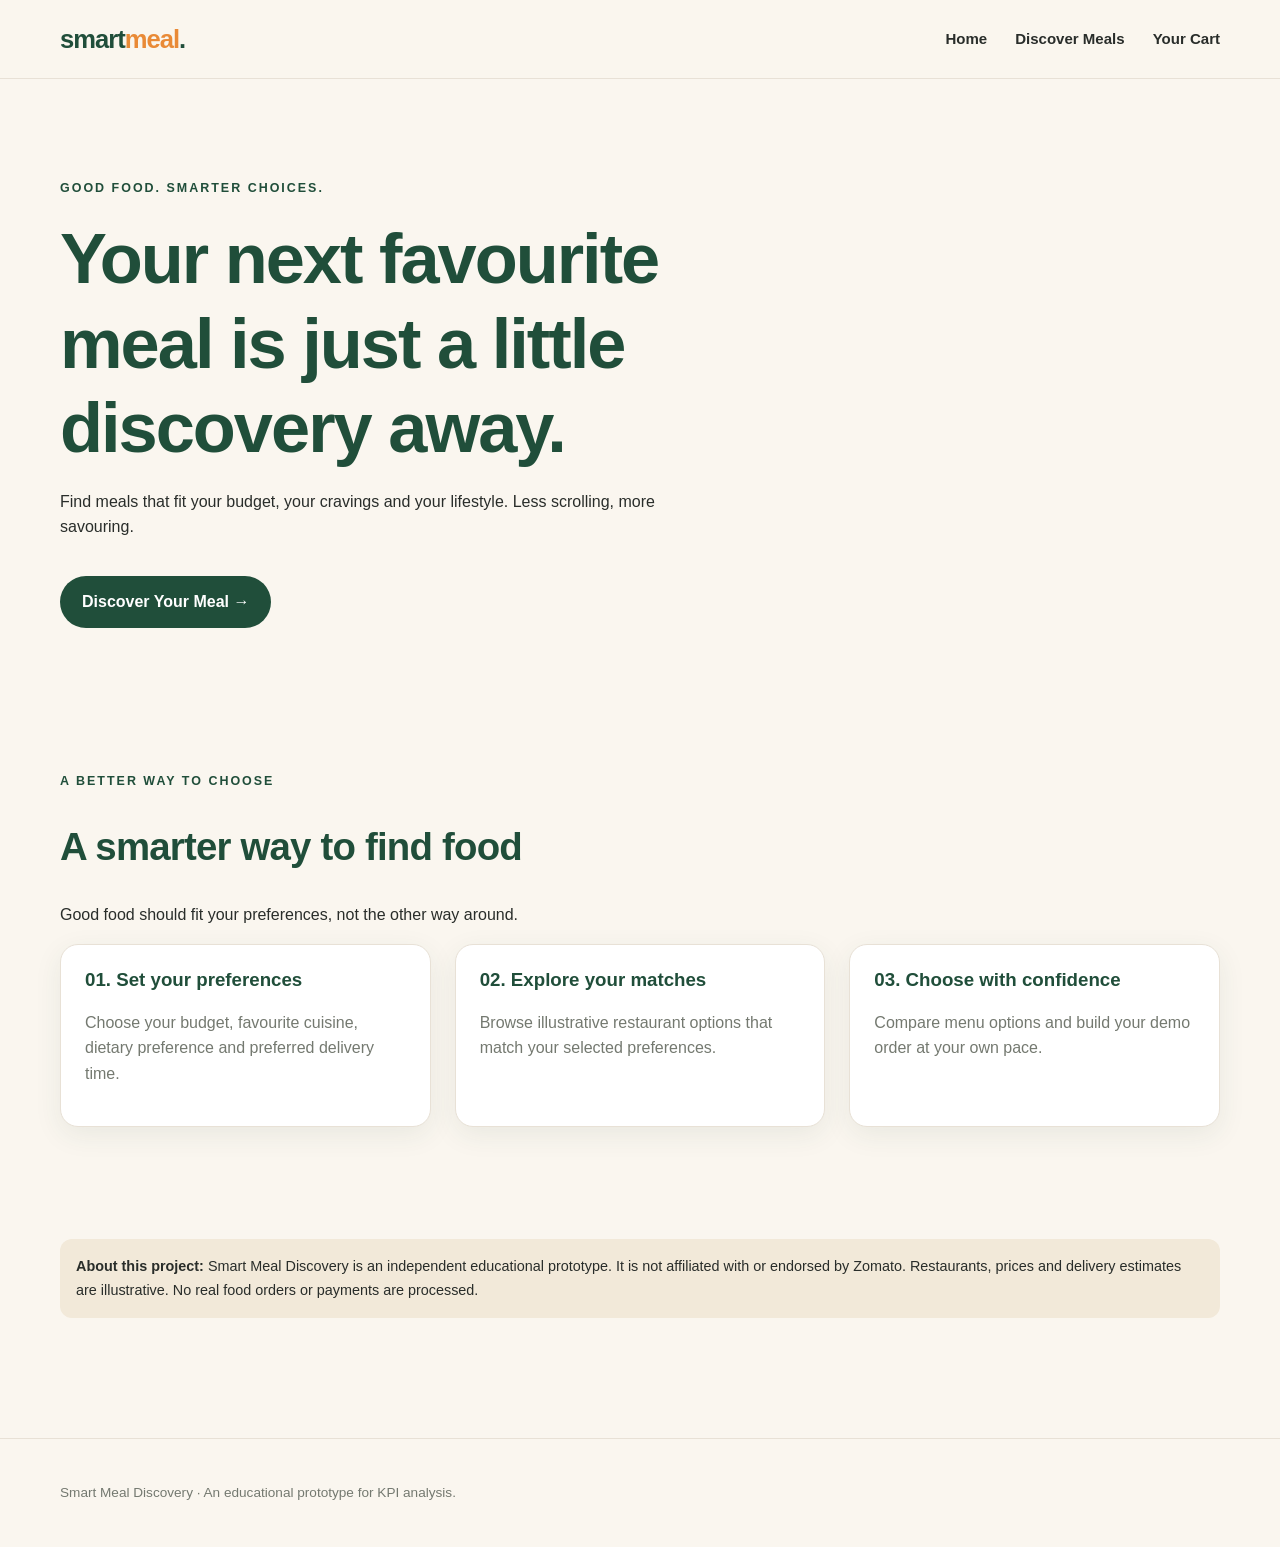
<file: index.html>
<!DOCTYPE html>
<html lang="en">
<head>
  <meta charset="UTF-8">
  <meta name="viewport" content="width=device-width, initial-scale=1.0">
  <meta name="description" content="Discover meals that fit your budget, taste and lifestyle. An independent educational prototype.">
  <title>Smart Meal Discovery | Find Your Next Favourite Meal</title>
  <link rel="stylesheet" href="css/style.css">
</head>
<body>
  <header class="site-header">
    <nav class="nav-container" aria-label="Main navigation">
      <a class="logo" href="index.html">smart<span>meal</span>.</a>
      <div class="nav-links">
        <a href="index.html">Home</a>
        <a href="discover.html">Discover Meals</a>
        <a href="cart.html">Your Cart</a>
      </div>
    </nav>
  </header>

  <main>
    <section class="hero container">
      <p class="eyebrow">GOOD FOOD. SMARTER CHOICES.</p>
      <h1>Your next favourite meal is just a little discovery away.</h1>
      <p>
        Find meals that fit your budget, your cravings and your lifestyle.
        Less scrolling, more savouring.
      </p>
      <a class="button" href="discover.html">Discover Your Meal &rarr;</a>
    </section>

    <section class="section container" aria-labelledby="how-it-works">
      <p class="eyebrow">A BETTER WAY TO CHOOSE</p>
      <h2 id="how-it-works">A smarter way to find food</h2>
      <p>Good food should fit your preferences, not the other way around.</p>

      <div class="card-grid">
        <article class="card">
          <h3>01. Set your preferences</h3>
          <p>Choose your budget, favourite cuisine, dietary preference and preferred delivery time.</p>
        </article>

        <article class="card">
          <h3>02. Explore your matches</h3>
          <p>Browse illustrative restaurant options that match your selected preferences.</p>
        </article>

        <article class="card">
          <h3>03. Choose with confidence</h3>
          <p>Compare menu options and build your demo order at your own pace.</p>
        </article>
      </div>
    </section>

    <section class="section container">
      <div class="notice">
        <strong>About this project:</strong> Smart Meal Discovery is an independent
        educational prototype. It is not affiliated with or endorsed by Zomato.
        Restaurants, prices and delivery estimates are illustrative. No real
        food orders or payments are processed.
      </div>
    </section>
  </main>

  <footer class="site-footer">
    <div class="container">
      <p>Smart Meal Discovery · An educational prototype for KPI analysis.</p>
    </div>
  </footer>
</body>
</html>
</file>
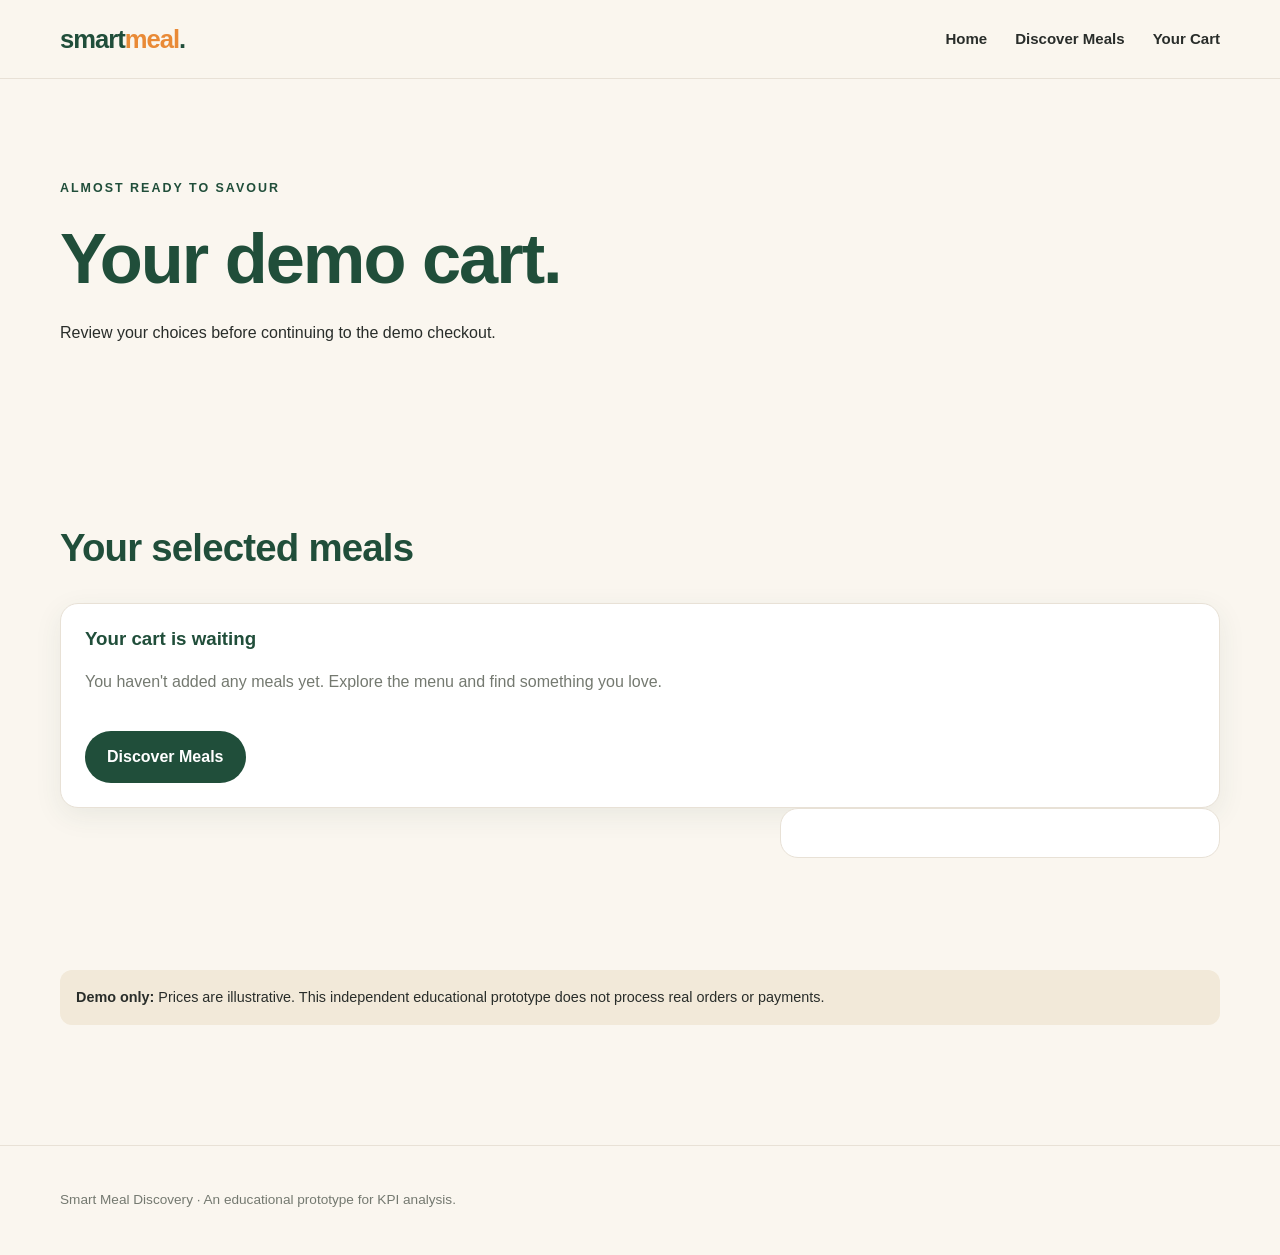
<file: cart.html>
<!DOCTYPE html>
<html lang="en">
<head>
  <meta charset="UTF-8">
  <meta name="viewport" content="width=device-width, initial-scale=1.0">
  <meta name="description" content="Review your selected meals in the Smart Meal Discovery demo cart.">
  <title>Your Cart | Smart Meal Discovery</title>
  <link rel="stylesheet" href="css/style.css">
</head>
<body>
  <header class="site-header">
    <nav class="nav-container" aria-label="Main navigation">
      <a class="logo" href="index.html">smart<span>meal</span>.</a>
      <div class="nav-links">
        <a href="index.html">Home</a>
        <a href="discover.html">Discover Meals</a>
        <a href="cart.html" aria-current="page">Your Cart</a>
      </div>
    </nav>
  </header>

  <main class="container">
    <section class="hero">
      <p class="eyebrow">ALMOST READY TO SAVOUR</p>
      <h1>Your demo cart.</h1>
      <p>Review your choices before continuing to the demo checkout.</p>
    </section>

    <section class="section" aria-labelledby="cart-heading">
      <h2 id="cart-heading">Your selected meals</h2>

      <div id="cart-items" aria-live="polite">
        <p>Loading your cart...</p>
      </div>

      <div id="cart-summary" class="cart-summary"></div>
    </section>

    <section class="section">
      <div class="notice">
        <strong>Demo only:</strong> Prices are illustrative. This independent
        educational prototype does not process real orders or payments.
      </div>
    </section>
  </main>

  <footer class="site-footer">
    <div class="container">
      <p>Smart Meal Discovery · An educational prototype for KPI analysis.</p>
    </div>
  </footer>

  <script src="js/cart.js"></script>
</body>
</html>
</file>
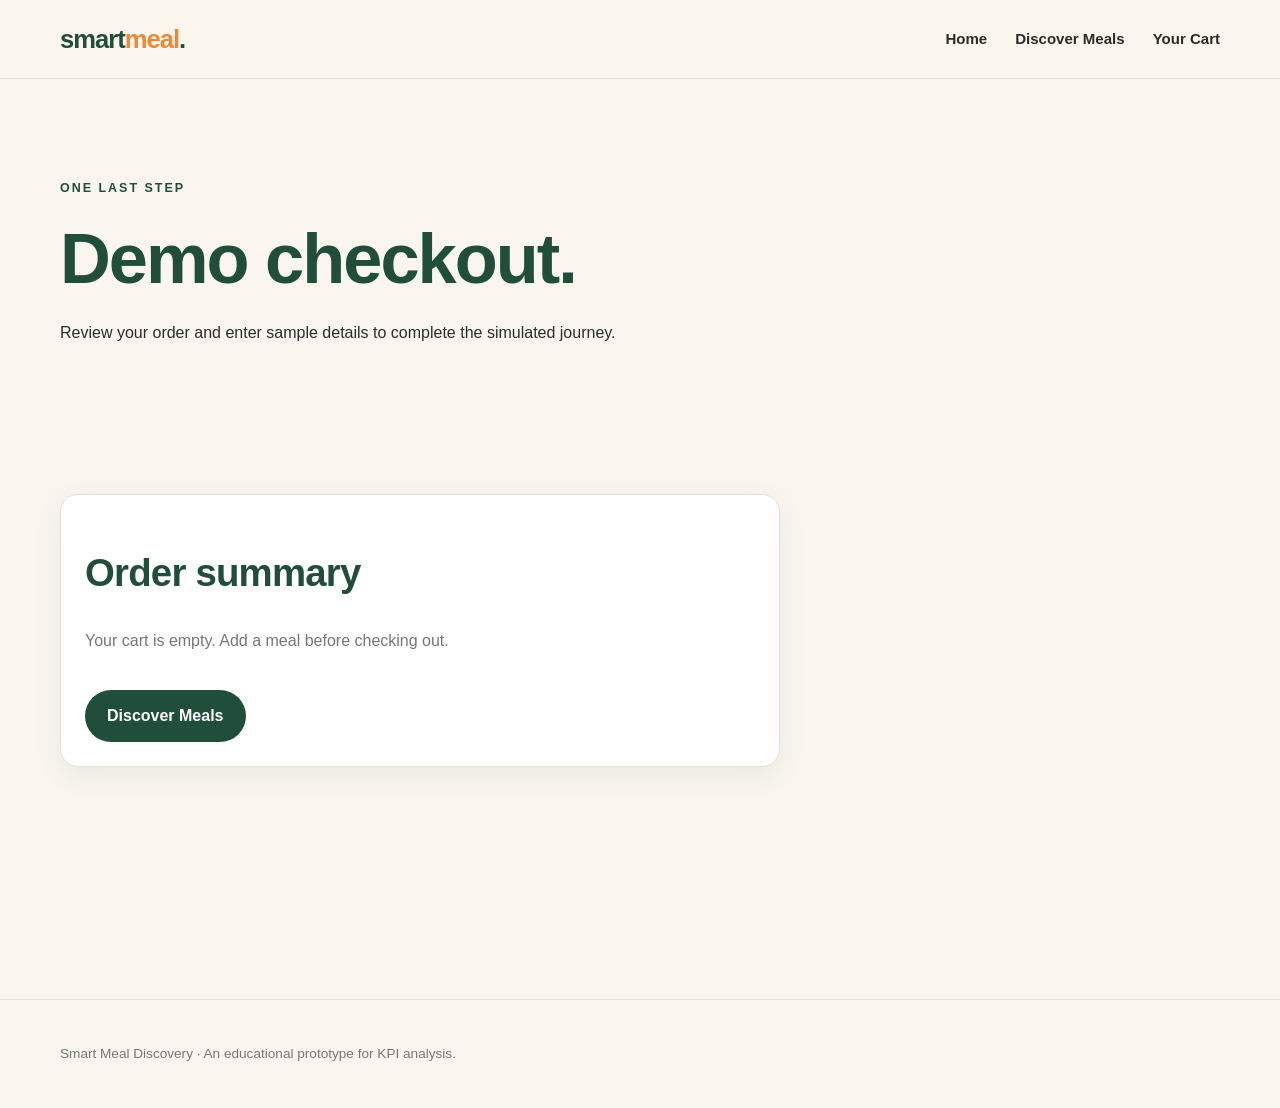
<file: checkout.html>
<!DOCTYPE html>
<html lang="en">
<head>
  <meta charset="UTF-8">
  <meta name="viewport" content="width=device-width, initial-scale=1.0">
  <meta name="description" content="Complete a simulated checkout for the Smart Meal Discovery educational prototype.">
  <title>Demo Checkout | Smart Meal Discovery</title>
  <link rel="stylesheet" href="css/style.css">
</head>
<body>
  <header class="site-header">
    <nav class="nav-container" aria-label="Main navigation">
      <a class="logo" href="index.html">smart<span>meal</span>.</a>
      <div class="nav-links">
        <a href="index.html">Home</a>
        <a href="discover.html">Discover Meals</a>
        <a href="cart.html">Your Cart</a>
      </div>
    </nav>
  </header>

  <main class="container">
    <section class="hero">
      <p class="eyebrow">ONE LAST STEP</p>
      <h1>Demo checkout.</h1>
      <p>Review your order and enter sample details to complete the simulated journey.</p>
    </section>

    <section class="section">
      <div class="card" style="max-width: 720px;">
        <h2>Order summary</h2>
        <div id="checkout-summary" aria-live="polite">
          <p>Loading your order...</p>
        </div>
      </div>
    </section>

    <section class="section">
      <form id="checkout-form" class="card" style="max-width: 720px;">
        <h2>Your details</h2>

        <div class="form-field">
          <label for="customer-name">Name</label>
          <input id="customer-name" name="customerName" type="text"
                 autocomplete="name" required maxlength="80">
        </div>

        <div class="form-field" style="margin-top: 16px;">
          <label for="customer-email">Email</label>
          <input id="customer-email" name="customerEmail" type="email"
                 autocomplete="email" required maxlength="120">
        </div>

        <p class="notice" style="margin-top: 20px;">
          This is an educational simulation. Do not enter sensitive personal
          information. No real order, payment or delivery will take place.
        </p>

        <button class="button button-accent" type="submit">
          Confirm Demo Order
        </button>

        <p id="checkout-message" aria-live="polite"></p>
      </form>
    </section>
  </main>

  <footer class="site-footer">
    <div class="container">
      <p>Smart Meal Discovery · An educational prototype for KPI analysis.</p>
    </div>
  </footer>

  <script src="js/checkout.js"></script>
</body>
</html>
</file>
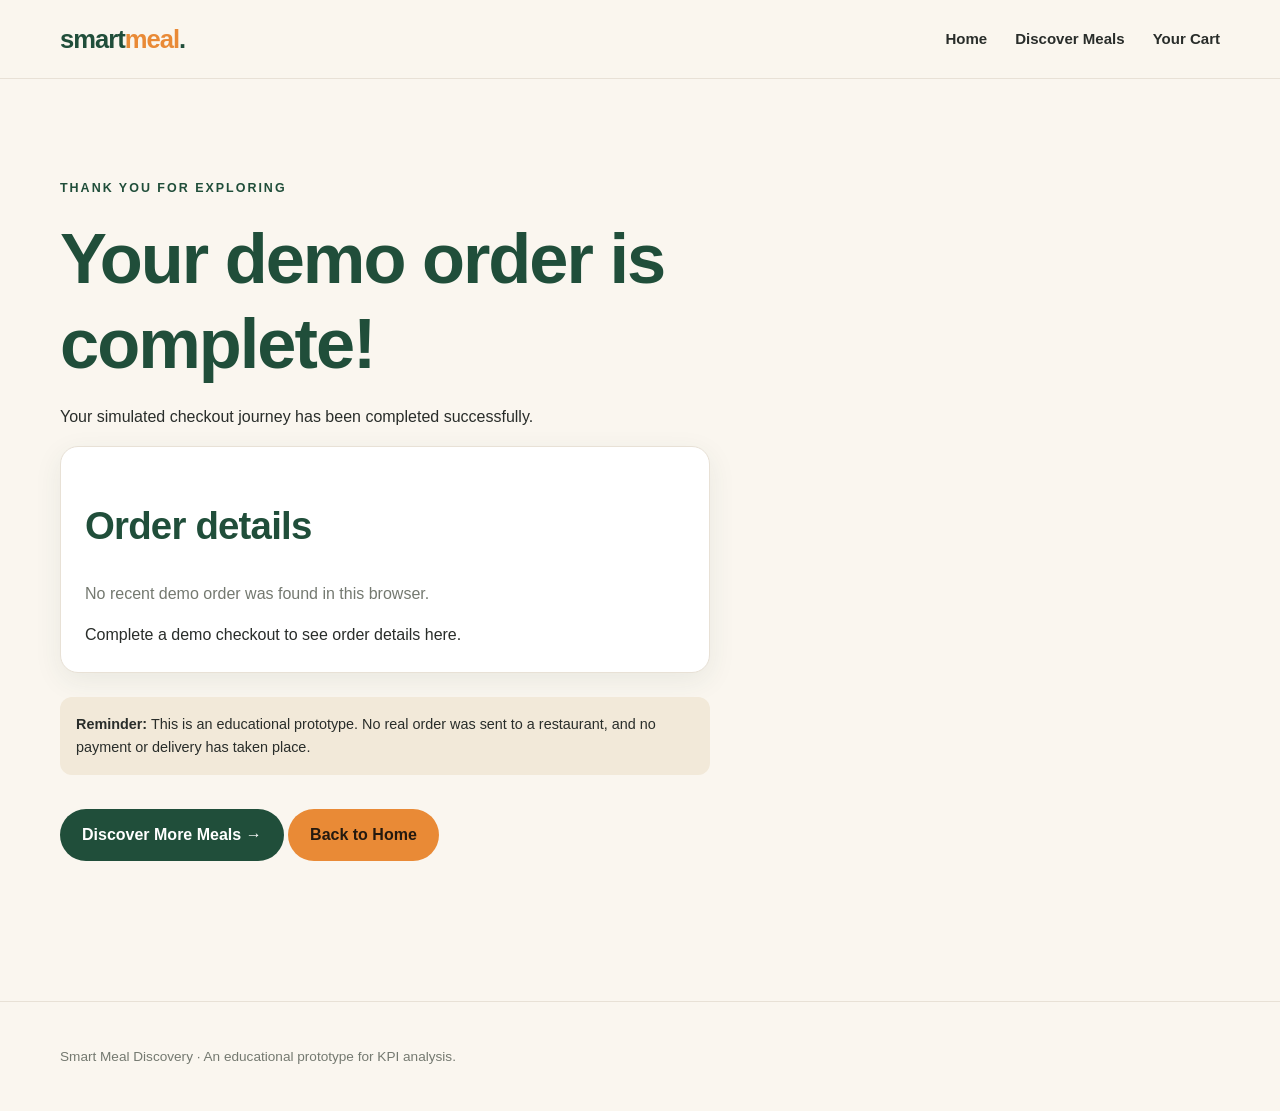
<file: confirmation.html>
<!DOCTYPE html>
<html lang="en">
<head>
  <meta charset="UTF-8">
  <meta name="viewport" content="width=device-width, initial-scale=1.0">
  <meta name="description" content="View your simulated order confirmation in Smart Meal Discovery.">
  <title>Order Confirmed | Smart Meal Discovery</title>
  <link rel="stylesheet" href="css/style.css">
</head>
<body>
  <header class="site-header">
    <nav class="nav-container" aria-label="Main navigation">
      <a class="logo" href="index.html">smart<span>meal</span>.</a>
      <div class="nav-links">
        <a href="index.html">Home</a>
        <a href="discover.html">Discover Meals</a>
        <a href="cart.html">Your Cart</a>
      </div>
    </nav>
  </header>

  <main class="container">
    <section class="hero">
      <p class="eyebrow">THANK YOU FOR EXPLORING</p>
      <h1 id="confirmation-heading">Your demo order is complete!</h1>
      <p id="confirmation-description">
        Your simulated checkout journey has been completed successfully.
      </p>

      <div class="card" style="max-width: 650px;">
        <h2>Order details</h2>
        <p id="demo-order-id">Loading your demo order...</p>
        <div id="confirmed-items"></div>
        <div id="confirmed-total"></div>
      </div>

      <p class="notice" style="max-width: 650px; margin-top: 24px;">
        <strong>Reminder:</strong> This is an educational prototype.
        No real order was sent to a restaurant, and no payment or delivery
        has taken place.
      </p>

      <a class="button" href="discover.html">Discover More Meals &rarr;</a>
      <a class="button button-accent" href="index.html">Back to Home</a>
    </section>
  </main>

  <footer class="site-footer">
    <div class="container">
      <p>Smart Meal Discovery · An educational prototype for KPI analysis.</p>
    </div>
  </footer>

  <script>
    const orderIdElement = document.getElementById("demo-order-id");
    const itemsElement = document.getElementById("confirmed-items");
    const totalElement = document.getElementById("confirmed-total");

    let order = null;

    try {
      order = JSON.parse(localStorage.getItem("smartMealLastOrder") || "null");
    } catch {
      order = null;
    }

    if (!order || !Array.isArray(order.items) || !order.demoOrderId) {
      orderIdElement.textContent =
        "No recent demo order was found in this browser.";
      itemsElement.textContent =
        "Complete a demo checkout to see order details here.";
      totalElement.textContent = "";
    } else {
      orderIdElement.textContent = `Demo order ID: ${order.demoOrderId}`;

      order.items.forEach((item) => {
        const line = document.createElement("p");
        line.textContent =
          `${item.name} × ${item.quantity} — ₹${item.price * item.quantity}`;
        itemsElement.appendChild(line);
      });

      totalElement.textContent = `Demo subtotal: ₹${order.subtotal}`;
    }
  </script>
</body>
</html>
</file>
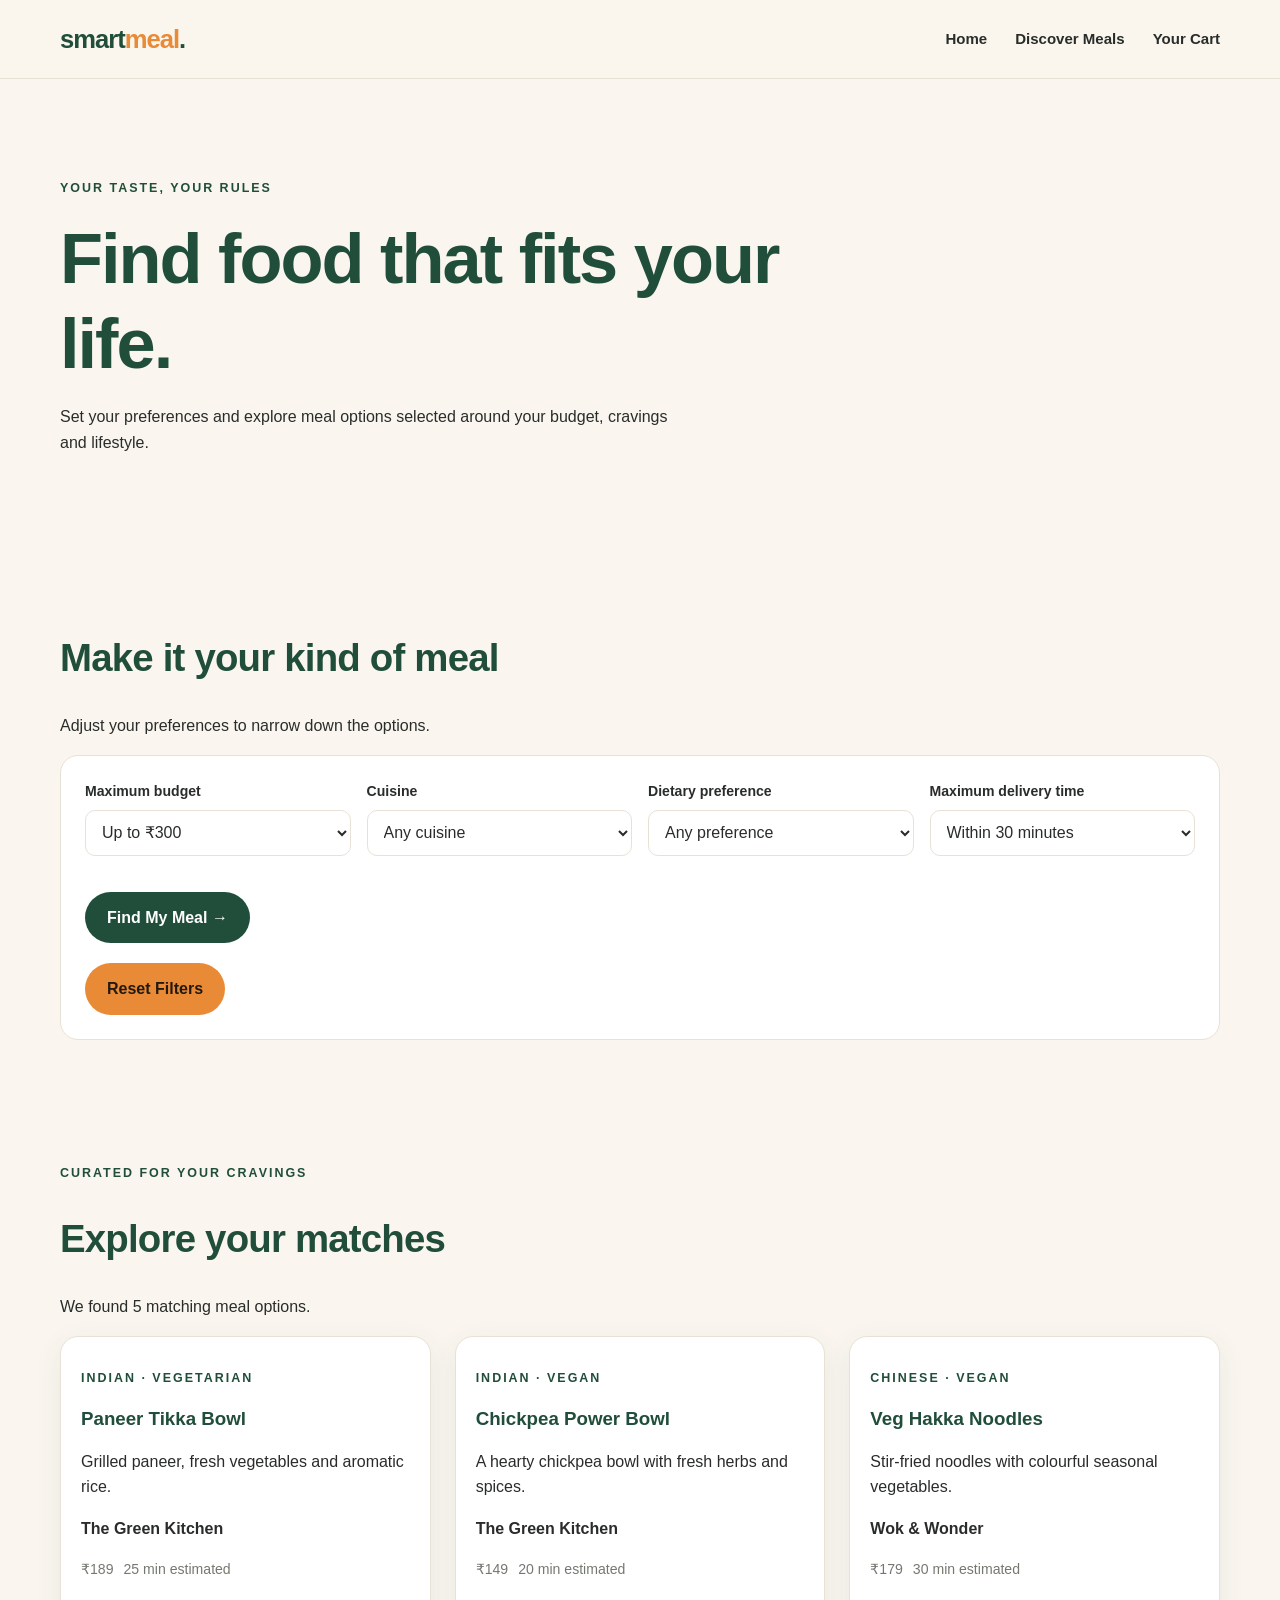
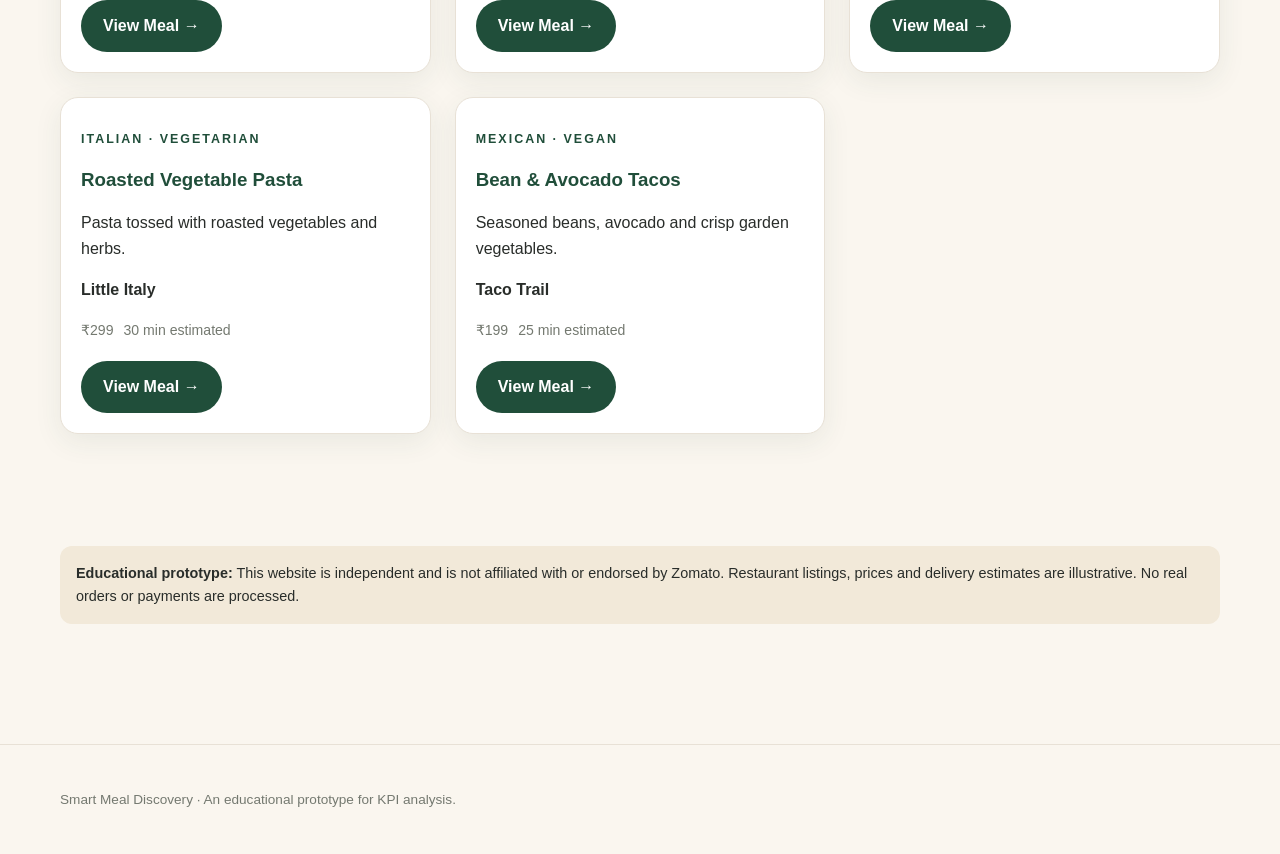
<file: discover.html>
<!DOCTYPE html>
<html lang="en">
<head>
  <meta charset="UTF-8">
  <meta name="viewport" content="width=device-width, initial-scale=1.0">
  <meta name="description" content="Discover meals by budget, cuisine, dietary preference and estimated delivery time.">
  <title>Discover Meals | Smart Meal Discovery</title>
  <link rel="stylesheet" href="css/style.css">
</head>
<body>
  <header class="site-header">
    <nav class="nav-container" aria-label="Main navigation">
      <a class="logo" href="index.html">smart<span>meal</span>.</a>
      <div class="nav-links">
        <a href="index.html">Home</a>
        <a href="discover.html" aria-current="page">Discover Meals</a>
        <a href="cart.html">Your Cart</a>
      </div>
    </nav>
  </header>

  <main>
    <section class="hero container">
      <p class="eyebrow">YOUR TASTE, YOUR RULES</p>
      <h1>Find food that fits your life.</h1>
      <p>
        Set your preferences and explore meal options selected around
        your budget, cravings and lifestyle.
      </p>
    </section>

    <section class="section container" aria-labelledby="filters-heading">
      <h2 id="filters-heading">Make it your kind of meal</h2>
      <p>Adjust your preferences to narrow down the options.</p>

      <form id="discovery-form" class="filter-panel">
        <div class="form-field">
          <label for="budget">Maximum budget</label>
          <select id="budget" name="budget">
            <option value="150">Up to ₹150</option>
            <option value="300" selected>Up to ₹300</option>
            <option value="500">Up to ₹500</option>
            <option value="1000">Up to ₹1,000</option>
          </select>
        </div>

        <div class="form-field">
          <label for="cuisine">Cuisine</label>
          <select id="cuisine" name="cuisine">
            <option value="all">Any cuisine</option>
            <option value="Indian">Indian</option>
            <option value="Chinese">Chinese</option>
            <option value="Italian">Italian</option>
            <option value="Mexican">Mexican</option>
          </select>
        </div>

        <div class="form-field">
          <label for="diet">Dietary preference</label>
          <select id="diet" name="diet">
            <option value="all">Any preference</option>
            <option value="Vegetarian">Vegetarian</option>
            <option value="Non-vegetarian">Non-vegetarian</option>
            <option value="Vegan">Vegan</option>
          </select>
        </div>

        <div class="form-field">
          <label for="delivery">Maximum delivery time</label>
          <select id="delivery" name="delivery">
            <option value="20">Within 20 minutes</option>
            <option value="30" selected>Within 30 minutes</option>
            <option value="45">Within 45 minutes</option>
            <option value="60">Within 60 minutes</option>
          </select>
        </div>

        <div>
          <button class="button" type="submit">Find My Meal &rarr;</button>
          <button class="button button-accent" type="reset">Reset Filters</button>
        </div>
      </form>
    </section>

    <section class="section container" aria-labelledby="results-heading">
      <p class="eyebrow">CURATED FOR YOUR CRAVINGS</p>
      <h2 id="results-heading">Explore your matches</h2>

      <p id="results-summary" aria-live="polite">
        Your matching meal options will appear here.
      </p>

      <div id="restaurant-results" class="restaurant-grid">
        <article class="card">
          <h3>Your next meal awaits</h3>
          <p>
            Apply your preferences to explore our illustrative
            restaurant and meal collection.
          </p>
        </article>
      </div>
    </section>

    <section class="section container">
      <div class="notice">
        <strong>Educational prototype:</strong> This website is independent
        and is not affiliated with or endorsed by Zomato. Restaurant listings,
        prices and delivery estimates are illustrative. No real orders
        or payments are processed.
      </div>
    </section>
  </main>

  <footer class="site-footer">
    <div class="container">
      <p>Smart Meal Discovery · An educational prototype for KPI analysis.</p>
    </div>

  </footer>

  <script src="js/data.js"></script>
  <script src="js/discovery.js"></script>
</body>
</html>
</file>
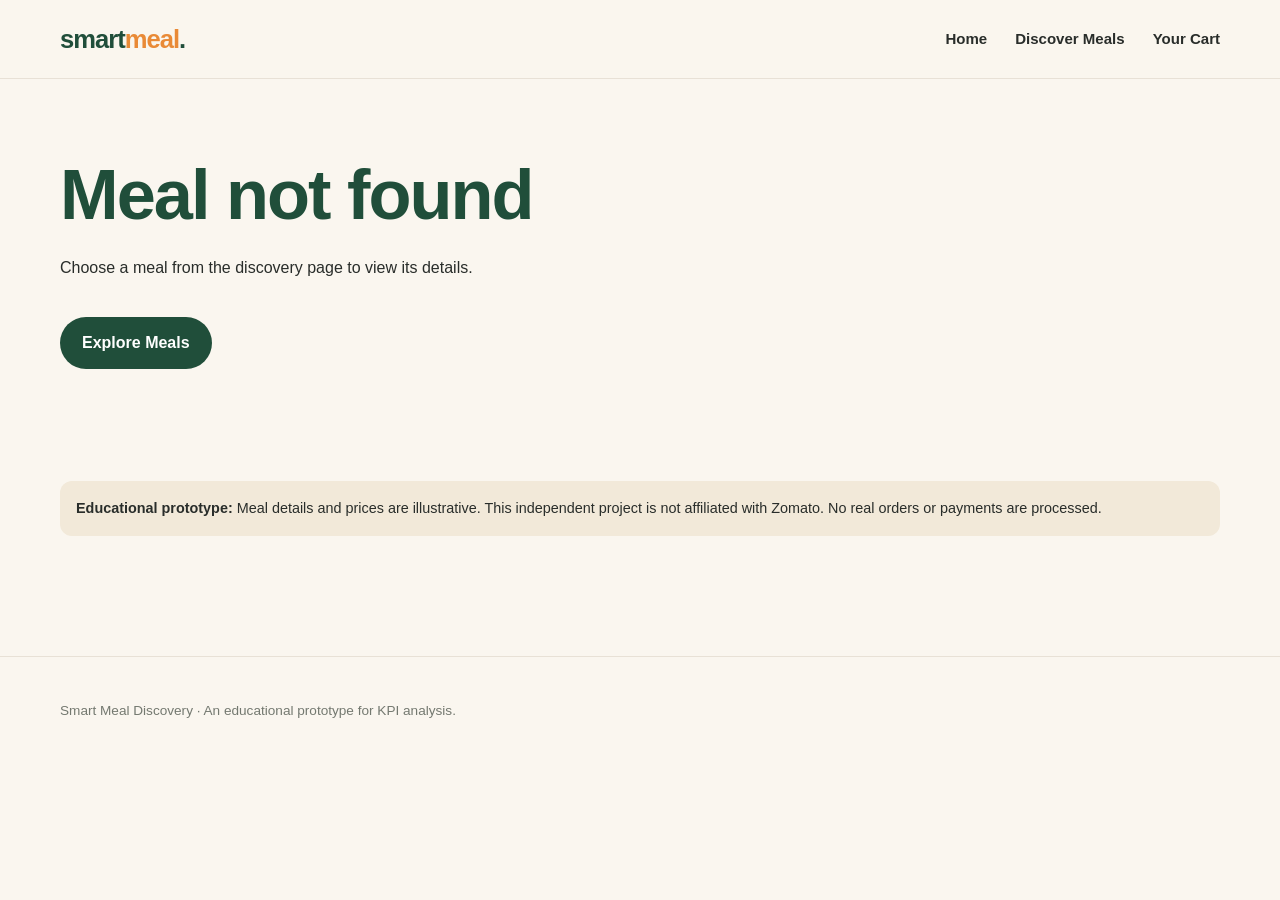
<file: menu.html>
<!DOCTYPE html>
<html lang="en">
<head>
  <meta charset="UTF-8">
  <meta name="viewport" content="width=device-width, initial-scale=1.0">
  <meta name="description" content="View meal details and add your selection to your demo cart.">
  <title>Meal Details | Smart Meal Discovery</title>
  <link rel="stylesheet" href="css/style.css">
</head>
<body>
  <header class="site-header">
    <nav class="nav-container" aria-label="Main navigation">
      <a class="logo" href="index.html">smart<span>meal</span>.</a>
      <div class="nav-links">
        <a href="index.html">Home</a>
        <a href="discover.html">Discover Meals</a>
        <a href="cart.html">Your Cart</a>
      </div>
    </nav>
  </header>

  <main class="container">
    <section class="section" id="meal-details" aria-live="polite">
      <p class="eyebrow">MADE FOR YOUR CRAVINGS</p>
      <h1>Loading your meal...</h1>
      <p>Please wait while we find the selected meal.</p>
    </section>

    <section class="section">
      <div class="notice">
        <strong>Educational prototype:</strong> Meal details and prices are
        illustrative. This independent project is not affiliated with Zomato.
        No real orders or payments are processed.
      </div>
    </section>
  </main>

  <footer class="site-footer">
    <div class="container">
      <p>Smart Meal Discovery · An educational prototype for KPI analysis.</p>
    </div>
  </footer>

  <script src="js/data.js"></script>
  <script src="js/menu.js"></script>
</body>
</html>
</file>
<file: css/style.css>
/* Smart Meal Discovery
   Visual identity: cream, deep green and orange
*/

:root {
  --cream: #FAF6EF;
  --green: #204E3A;
  --orange: #E98A36;
  --charcoal: #292D2A;
  --muted: #747970;
  --white: #FFFFFF;
  --border: #E8E1D6;
  --radius: 18px;
  --shadow: 0 8px 28px rgba(32, 78, 58, 0.08);
}

* {
  box-sizing: border-box;
}

html {
  scroll-behavior: smooth;
}

body {
  margin: 0;
  background: var(--cream);
  color: var(--charcoal);
  font-family: Arial, Helvetica, sans-serif;
  line-height: 1.6;
}

a {
  color: inherit;
  text-decoration: none;
}

img {
  display: block;
  max-width: 100%;
}

button,
input,
select {
  font: inherit;
}

button,
a {
  -webkit-tap-highlight-color: transparent;
}

button {
  cursor: pointer;
}

.site-header {
  background: rgba(250, 246, 239, 0.96);
  border-bottom: 1px solid var(--border);
}

.nav-container {
  width: min(1160px, 92%);
  margin: 0 auto;
  min-height: 78px;
  display: flex;
  align-items: center;
  justify-content: space-between;
  gap: 24px;
}

.logo {
  color: var(--green);
  font-size: 1.6rem;
  font-weight: 800;
  letter-spacing: -1px;
}

.logo span {
  color: var(--orange);
}

.nav-links {
  display: flex;
  align-items: center;
  gap: 28px;
}

.nav-links a {
  font-size: 0.94rem;
  font-weight: 600;
}

.nav-links a:hover {
  color: var(--green);
}

.container {
  width: min(1160px, 92%);
  margin-inline: auto;
}

.hero {
  padding: 88px 0 76px;
}

.eyebrow {
  color: var(--green);
  font-size: 0.78rem;
  font-weight: 800;
  letter-spacing: 2px;
  text-transform: uppercase;
}

h1,
h2,
h3 {
  line-height: 1.2;
  color: var(--green);
}

h1 {
  max-width: 760px;
  margin: 18px 0;
  font-size: clamp(2.5rem, 5.5vw, 4.6rem);
  letter-spacing: -2px;
}

h2 {
  font-size: clamp(1.8rem, 3vw, 2.6rem);
  letter-spacing: -0.8px;
}

.hero p {
  max-width: 620px;
}

.button {
  display: inline-flex;
  align-items: center;
  justify-content: center;
  gap: 8px;
  margin-top: 20px;
  padding: 13px 22px;
  border: 0;
  border-radius: 999px;
  background: var(--green);
  color: var(--white);
  font-weight: 700;
  transition: transform 0.2s, background 0.2s;
}

.button:hover {
  background: #173D2C;
  transform: translateY(-2px);
}

.button-accent {
  background: var(--orange);
  color: #24190F;
}

.button-accent:hover {
  background: #D87823;
}

.section {
  padding: 56px 0;
}

.card-grid {
  display: grid;
  grid-template-columns: repeat(3, minmax(0, 1fr));
  gap: 24px;
}

.card {
  overflow: hidden;
  padding: 24px;
  border: 1px solid var(--border);
  border-radius: var(--radius);
  background: var(--white);
  box-shadow: var(--shadow);
}

.card h3 {
  margin-top: 0;
}

.card p {
  color: var(--muted);
}

.filter-panel {
  display: grid;
  grid-template-columns: repeat(4, minmax(0, 1fr));
  gap: 16px;
  padding: 24px;
  border: 1px solid var(--border);
  border-radius: var(--radius);
  background: var(--white);
}

.form-field {
  display: flex;
  flex-direction: column;
  gap: 7px;
}

.form-field label {
  font-size: 0.88rem;
  font-weight: 700;
}

.form-field input,
.form-field select {
  width: 100%;
  min-height: 46px;
  padding: 10px 12px;
  border: 1px solid var(--border);
  border-radius: 10px;
  background: var(--white);
  color: var(--charcoal);
}

.form-field input:focus,
.form-field select:focus {
  outline: 2px solid var(--orange);
  outline-offset: 2px;
}

.restaurant-grid {
  display: grid;
  grid-template-columns: repeat(3, minmax(0, 1fr));
  gap: 24px;
}

.restaurant-card {
  overflow: hidden;
  border: 1px solid var(--border);
  border-radius: var(--radius);
  background: var(--white);
  box-shadow: var(--shadow);
}

.restaurant-card img {
  width: 100%;
  height: 210px;
  object-fit: cover;
}

.restaurant-card-content {
  padding: 20px;
}

.restaurant-meta {
  display: flex;
  flex-wrap: wrap;
  gap: 10px;
  color: var(--muted);
  font-size: 0.88rem;
}

.price {
  color: var(--green);
  font-weight: 800;
}

.cart-row {
  display: flex;
  align-items: center;
  justify-content: space-between;
  gap: 16px;
  padding: 18px 0;
  border-bottom: 1px solid var(--border);
}

.cart-summary {
  max-width: 440px;
  margin-left: auto;
  padding: 24px;
  border: 1px solid var(--border);
  border-radius: var(--radius);
  background: var(--white);
}

.notice {
  padding: 16px;
  border-radius: 12px;
  background: #F2E9D9;
  color: var(--charcoal);
  font-size: 0.9rem;
}

.site-footer {
  margin-top: 64px;
  padding: 30px 0;
  border-top: 1px solid var(--border);
  color: var(--muted);
  font-size: 0.85rem;
}

.site-footer p {
  max-width: 900px;
}

@media (max-width: 800px) {
  .card-grid,
  .restaurant-grid {
    grid-template-columns: repeat(2, minmax(0, 1fr));
  }

  .filter-panel {
    grid-template-columns: repeat(2, minmax(0, 1fr));
  }

  .hero {
    padding: 64px 0 48px;
  }

  .nav-container {
    flex-wrap: wrap;
    padding: 16px 0;
  }

  .nav-links {
    gap: 16px;
    flex-wrap: wrap;
  }
}

@media (max-width: 540px) {
  .card-grid,
  .restaurant-grid,
  .filter-panel {
    grid-template-columns: 1fr;
  }

  h1 {
    letter-spacing: -1px;
  }

  .nav-links {
    width: 100%;
    justify-content: space-between;
  }

  .cart-row {
    align-items: flex-start;
  }
}
</file>
